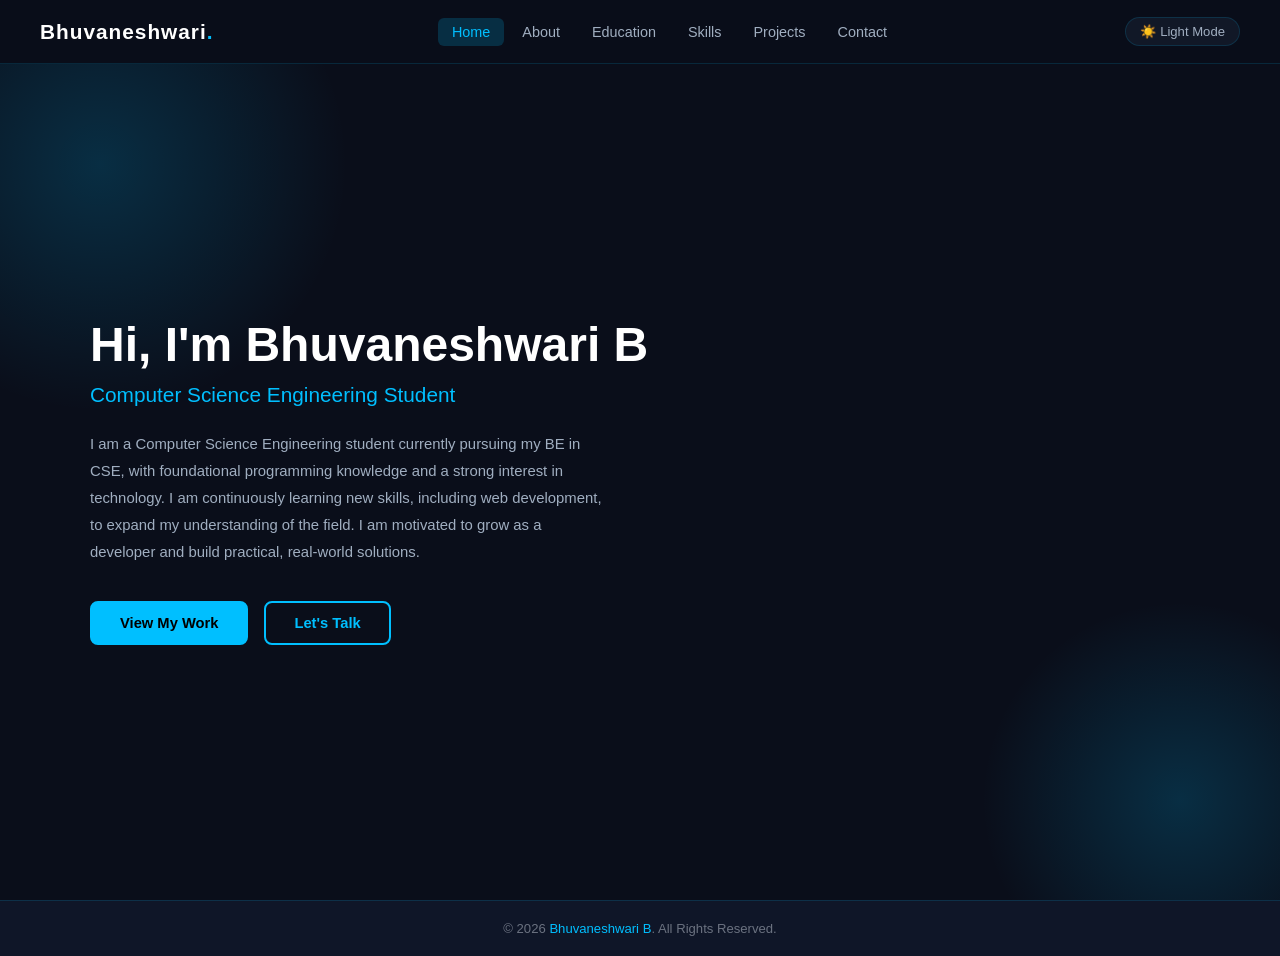
<file: index.html>
<!DOCTYPE html>
<html lang="en">
<head>
  <meta charset="UTF-8" />
  <meta name="viewport" content="width=device-width, initial-scale=1.0"/>
  <title>Bhuvaneshwari B – Portfolio</title>
  <link rel="stylesheet" href="style.css"/>
</head>
<body>

<nav>
  <a href="index.html" class="nav-logo">Bhuvaneshwari<span>.</span></a>
  <ul class="nav-links" id="navLinks">
    <li><a href="index.html">Home</a></li>
    <li><a href="about.html">About</a></li>
    <li><a href="education.html">Education</a></li>
    <li><a href="skills.html">Skills</a></li>
    <li><a href="projects.html">Projects</a></li>
    <li><a href="contact.html">Contact</a></li>
  </ul>
  <div class="nav-right">
    <button class="theme-toggle" id="themeToggle" onclick="toggleTheme()">☀️ Light Mode</button>
    <button class="hamburger" onclick="toggleMenu()" aria-label="Menu">
      <span></span><span></span><span></span>
    </button>
  </div>
</nav>

<main>
  <section class="hero">
    <div class="hero-content">
      <div class="hero-text">
        <h1 class="hero-name">Hi, I'm Bhuvaneshwari B</h1>
        <p class="hero-title">Computer Science Engineering Student</p>
        <p class="hero-bio">
          I am a Computer Science Engineering student currently pursuing my BE in CSE, with foundational programming knowledge and a strong interest in technology. I am continuously learning new skills, including web development, to expand my understanding of the field. I am motivated to grow as a developer and build practical, real-world solutions.
        </p>
        <div class="hero-buttons">
          <a href="projects.html" class="btn-primary">View My Work</a>
          <a href="contact.html" class="btn-secondary">Let's Talk</a>
        </div>
      </div>
      
    </div>
  </section>
</main>

<footer>
  <p>© 2026 <span>Bhuvaneshwari B</span>. All Rights Reserved.</p>
</footer>

<script src="script.js"></script>
</body>
</html>
</file>
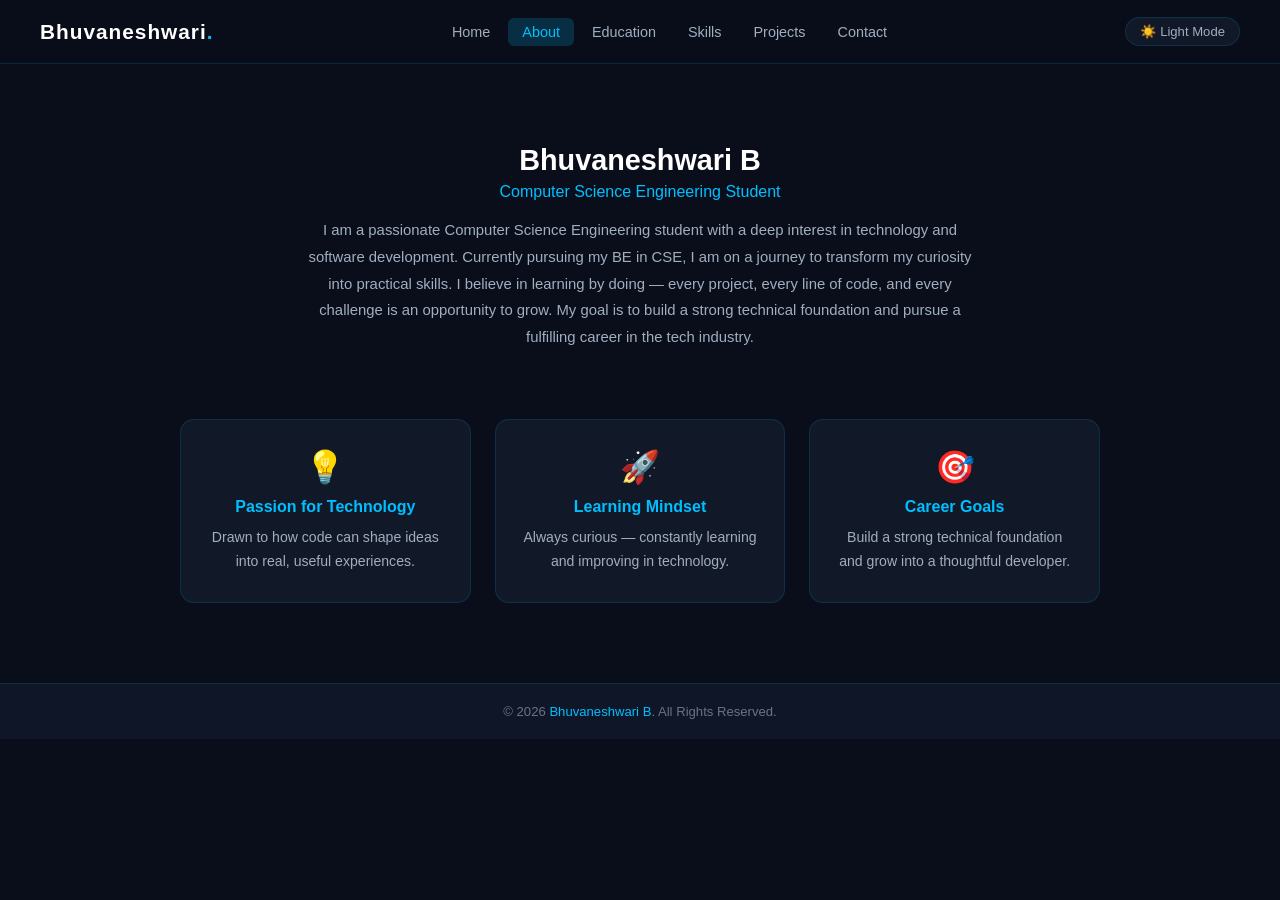
<file: about.html>
<!DOCTYPE html>
<html lang="en">
<head>
  <meta charset="UTF-8"/>
  <meta name="viewport" content="width=device-width, initial-scale=1.0"/>
  <title>About – Bhuvaneshwari B</title>
  <link rel="stylesheet" href="style.css"/>
</head>
<body>

<nav>
  <a href="index.html" class="nav-logo">Bhuvaneshwari<span>.</span></a>
  <ul class="nav-links" id="navLinks">
    <li><a href="index.html">Home</a></li>
    <li><a href="about.html">About</a></li>
    <li><a href="education.html">Education</a></li>
    <li><a href="skills.html">Skills</a></li>
    <li><a href="projects.html">Projects</a></li>
    <li><a href="contact.html">Contact</a></li>
  </ul>
  <div class="nav-right">
    <button class="theme-toggle" id="themeToggle" onclick="toggleTheme()">☀️ Light Mode</button>
    <button class="hamburger" onclick="toggleMenu()" aria-label="Menu">
      <span></span><span></span><span></span>
    </button>
  </div>
</nav>

<main>
  <div class="about-hero">
    <h1 class="about-name">Bhuvaneshwari B</h1>
    <p class="about-subtitle">Computer Science Engineering Student</p>
    <p class="about-bio">
      I am a passionate Computer Science Engineering student with a deep interest in technology and software development. Currently pursuing my BE in CSE, I am on a journey to transform my curiosity into practical skills. I believe in learning by doing — every project, every line of code, and every challenge is an opportunity to grow. My goal is to build a strong technical foundation and pursue a fulfilling career in the tech industry.
    </p>
  </div>

<div class="about-cards">

  <div class="about-card">
    <div class="about-card-icon">💡</div>
    <h3>Passion for Technology</h3>
    <p>Drawn to how code can shape ideas into real, useful experiences.</p>
  </div>

  <div class="about-card">
    <div class="about-card-icon">🚀</div>
    <h3>Learning Mindset</h3>
    <p>Always curious — constantly learning and improving in technology.</p>
  </div>

  <div class="about-card">
    <div class="about-card-icon">🎯</div>
    <h3>Career Goals</h3>
    <p>Build a strong technical foundation and grow into a thoughtful developer.</p>
  </div>

</div>
</main>

<footer>
  <p>© 2026 <span>Bhuvaneshwari B</span>. All Rights Reserved.</p>
</footer>

<script src="script.js"></script>
</body>
</html>
</file>
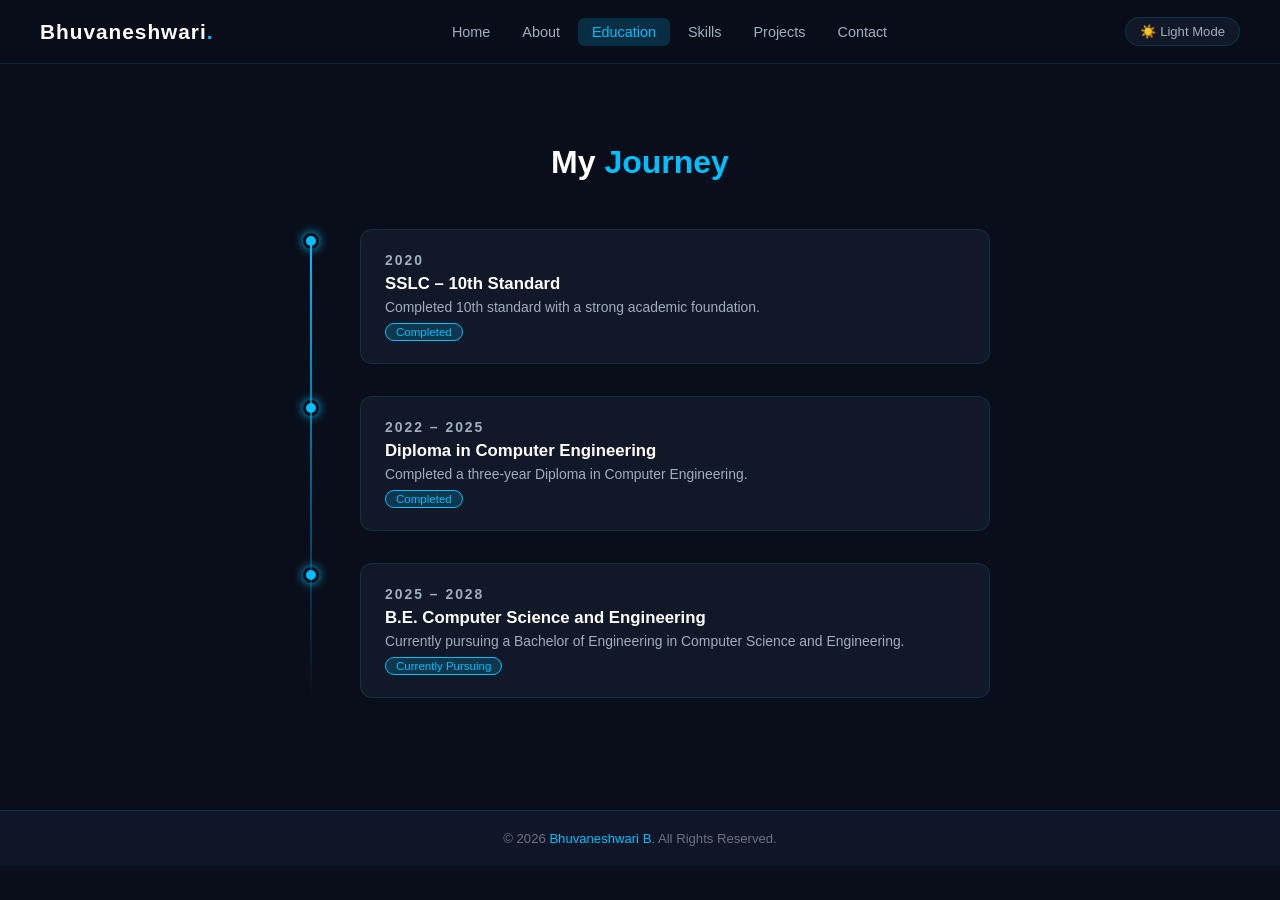
<file: education.html>
<!DOCTYPE html>
<html lang="en">
<head>
  <meta charset="UTF-8"/>
  <meta name="viewport" content="width=device-width, initial-scale=1.0"/>
  <title>Education – Bhuvaneshwari B</title>
  <link rel="stylesheet" href="style.css"/>
</head>
<body>

<nav>
  <a href="index.html" class="nav-logo">Bhuvaneshwari<span>.</span></a>
  <ul class="nav-links" id="navLinks">
    <li><a href="index.html">Home</a></li>
    <li><a href="about.html">About</a></li>
    <li><a href="education.html">Education</a></li>
    <li><a href="skills.html">Skills</a></li>
    <li><a href="projects.html">Projects</a></li>
    <li><a href="contact.html">Contact</a></li>
  </ul>
  <div class="nav-right">
    <button class="theme-toggle" id="themeToggle" onclick="toggleTheme()">☀️ Light Mode</button>
    <button class="hamburger" onclick="toggleMenu()" aria-label="Menu">
      <span></span><span></span><span></span>
    </button>
  </div>
</nav>

<main>
  <section class="education-section">
    <h2 class="section-title">My <span>Journey</span></h2>

    <div class="timeline">

      <div class="timeline-item">
        <div class="timeline-dot"><div class="dot"></div></div>
        <div class="timeline-content">
          <p class="timeline-year">2020</p>
          <h3>SSLC – 10th Standard</h3>
          <p>Completed 10th standard with a strong academic foundation.</p>
          <span class="timeline-badge">Completed</span>
        </div>
      </div>

      <div class="timeline-item">
        <div class="timeline-dot"><div class="dot"></div></div>
        <div class="timeline-content">
          <p class="timeline-year">2022 – 2025</p>
          <h3>Diploma in Computer Engineering</h3>
          <p>Completed a three-year Diploma in Computer Engineering.</p>
          <span class="timeline-badge">Completed</span>
        </div>
      </div>

      <div class="timeline-item">
        <div class="timeline-dot"><div class="dot"></div></div>
        <div class="timeline-content">
          <p class="timeline-year">2025 – 2028</p>
          <h3>B.E. Computer Science and Engineering</h3>
          <p>Currently pursuing a Bachelor of Engineering in Computer Science and Engineering.</p>
          <span class="timeline-badge">Currently Pursuing</span>
        </div>
      </div>

    </div>
  </section>
</main>

<footer>
  <p>© 2026 <span>Bhuvaneshwari B</span>. All Rights Reserved.</p>
</footer>

<script src="script.js"></script>
</body>
</html>
</file>
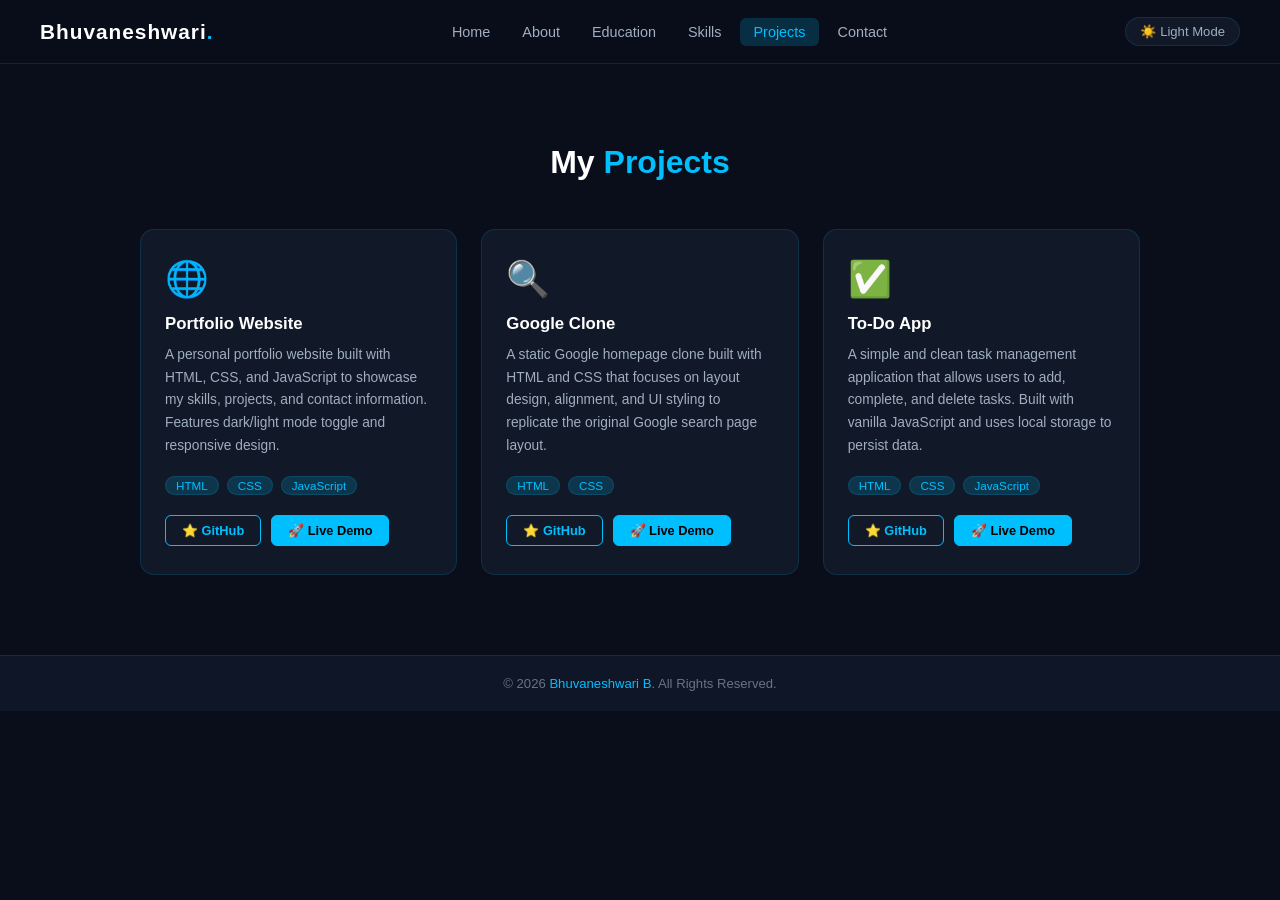
<file: projects.html>
<!DOCTYPE html>
<html lang="en">
<head>
  <meta charset="UTF-8"/>
  <meta name="viewport" content="width=device-width, initial-scale=1.0"/>
  <title>Projects – Bhuvaneshwari B</title>
  <link rel="stylesheet" href="style.css"/>
</head>
<body>

<nav>
  <a href="index.html" class="nav-logo">Bhuvaneshwari<span>.</span></a>
  <ul class="nav-links" id="navLinks">
    <li><a href="index.html">Home</a></li>
    <li><a href="about.html">About</a></li>
    <li><a href="education.html">Education</a></li>
    <li><a href="skills.html">Skills</a></li>
    <li><a href="projects.html">Projects</a></li>
    <li><a href="contact.html">Contact</a></li>
  </ul>
  <div class="nav-right">
    <button class="theme-toggle" id="themeToggle" onclick="toggleTheme()">☀️ Light Mode</button>
    <button class="hamburger" onclick="toggleMenu()" aria-label="Menu">
      <span></span><span></span><span></span>
    </button>
  </div>
</nav>

<main>
  <section class="projects-section">
    <h2 class="section-title">My <span>Projects</span></h2>

    <div class="projects-grid">

      <div class="project-card">
        <div class="project-icon">🌐</div>
        <h3>Portfolio Website</h3>
        <p>A personal portfolio website built with HTML, CSS, and JavaScript to showcase my skills, projects, and contact information. Features dark/light mode toggle and responsive design.</p>
        <div class="project-tags">
          <span class="tag">HTML</span>
          <span class="tag">CSS</span>
          <span class="tag">JavaScript</span>
        </div>
        <div class="project-links">
          <a href="#" class="btn-sm outline">⭐ GitHub</a>
          <a href="#" class="btn-sm fill">🚀 Live Demo</a>
        </div>
      </div>

      <div class="project-card">
      <div class="project-icon">🔍</div>
      <h3>Google Clone</h3>
      <p>
        A static Google homepage clone built with HTML and CSS that focuses on layout design, alignment, and UI styling to replicate the original Google search page layout.
      </p>

      <div class="project-tags">
        <span class="tag">HTML</span>
        <span class="tag">CSS</span>
      </div>

      <div class="project-links">
        <a href="" target="_blank" class="btn-sm outline">
          ⭐ GitHub
        </a>
        <a href="https://your-netlify-link.netlify.app" target="_blank" class="btn-sm fill">
          🚀 Live Demo
        </a>
      </div>
    </div>

      <div class="project-card">
        <div class="project-icon">✅</div>
        <h3>To-Do App</h3>
        <p>A simple and clean task management application that allows users to add, complete, and delete tasks. Built with vanilla JavaScript and uses local storage to persist data.</p>
        <div class="project-tags">
          <span class="tag">HTML</span>
          <span class="tag">CSS</span>
          <span class="tag">JavaScript</span>
        </div>
        <div class="project-links">
          <a href="https://github.com/Bhuvaneshwari0503/todo-app" target="_blank" class="btn-sm outline">⭐ GitHub</a>
          <a href="#" class="btn-sm fill">🚀 Live Demo</a>
        </div>
      </div>

    </div>
  </section>
</main>

<footer>
  <p>© 2026 <span>Bhuvaneshwari B</span>. All Rights Reserved.</p>
</footer>

<script src="script.js"></script>
</body>
</html>
</file>
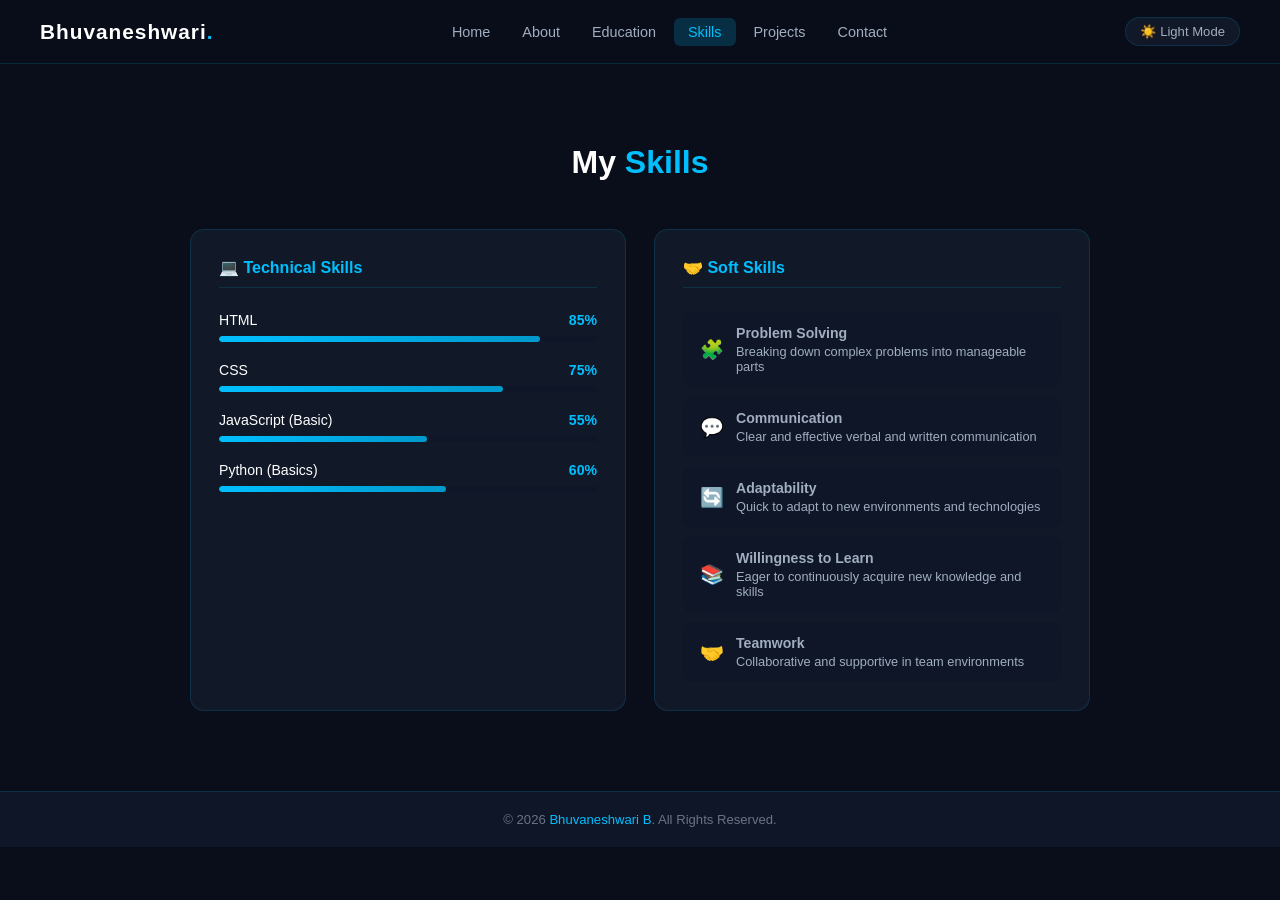
<file: skills.html>
<!DOCTYPE html>
<html lang="en">
<head>
  <meta charset="UTF-8"/>
  <meta name="viewport" content="width=device-width, initial-scale=1.0"/>
  <title>Skills – Bhuvaneshwari B</title>
  <link rel="stylesheet" href="style.css"/>
</head>
<body>

<nav>
  <a href="index.html" class="nav-logo">Bhuvaneshwari<span>.</span></a>
  <ul class="nav-links" id="navLinks">
    <li><a href="index.html">Home</a></li>
    <li><a href="about.html">About</a></li>
    <li><a href="education.html">Education</a></li>
    <li><a href="skills.html">Skills</a></li>
    <li><a href="projects.html">Projects</a></li>
    <li><a href="contact.html">Contact</a></li>
  </ul>
  <div class="nav-right">
    <button class="theme-toggle" id="themeToggle" onclick="toggleTheme()">☀️ Light Mode</button>
    <button class="hamburger" onclick="toggleMenu()" aria-label="Menu">
      <span></span><span></span><span></span>
    </button>
  </div>
</nav>

<main>
  <section class="skills-section">
    <h2 class="section-title">My <span>Skills</span></h2>

    <div class="skills-grid">

      <!-- Technical Skills -->
      <div class="skills-category">
        <h3>💻 Technical Skills</h3>

        <div class="skill-item">
          <div class="skill-header">
            <span class="skill-name">HTML</span>
            <span class="skill-pct">85%</span>
          </div>
          <div class="skill-bar"><div class="skill-fill" data-width="85"></div></div>
        </div>

        <div class="skill-item">
          <div class="skill-header">
            <span class="skill-name">CSS</span>
            <span class="skill-pct">75%</span>
          </div>
          <div class="skill-bar"><div class="skill-fill" data-width="75"></div></div>
        </div>

        <div class="skill-item">
          <div class="skill-header">
            <span class="skill-name">JavaScript (Basic)</span>
            <span class="skill-pct">55%</span>
          </div>
          <div class="skill-bar"><div class="skill-fill" data-width="55"></div></div>
        </div>

        <div class="skill-item">
          <div class="skill-header">
            <span class="skill-name">Python (Basics)</span>
            <span class="skill-pct">60%</span>
          </div>
          <div class="skill-bar"><div class="skill-fill" data-width="60"></div></div>
        </div>
      </div>

      <!-- Soft Skills -->
      <div class="skills-category">
        <h3>🤝 Soft Skills</h3>
        <div class="soft-skills-list">
          <div class="soft-skill-tag">
            <span class="tag-icon">🧩</span>
            <div>
              <strong>Problem Solving</strong>
              <p style="font-size:0.8rem;margin-top:3px;">Breaking down complex problems into manageable parts</p>
            </div>
          </div>
          <div class="soft-skill-tag">
            <span class="tag-icon">💬</span>
            <div>
              <strong>Communication</strong>
              <p style="font-size:0.8rem;margin-top:3px;">Clear and effective verbal and written communication</p>
            </div>
          </div>
          <div class="soft-skill-tag">
            <span class="tag-icon">🔄</span>
            <div>
              <strong>Adaptability</strong>
              <p style="font-size:0.8rem;margin-top:3px;">Quick to adapt to new environments and technologies</p>
            </div>
          </div>
          <div class="soft-skill-tag">
            <span class="tag-icon">📚</span>
            <div>
              <strong>Willingness to Learn</strong>
              <p style="font-size:0.8rem;margin-top:3px;">Eager to continuously acquire new knowledge and skills</p>
            </div>
          </div>
          <div class="soft-skill-tag">
            <span class="tag-icon">🤝</span>
            <div>
              <strong>Teamwork</strong>
              <p style="font-size:0.8rem;margin-top:3px;">Collaborative and supportive in team environments</p>
            </div>
          </div>
        </div>
      </div>

    </div>
  </section>
</main>

<footer>
  <p>© 2026 <span>Bhuvaneshwari B</span>. All Rights Reserved.</p>
</footer>

<script src="script.js"></script>
</body>
</html>
</file>
<file: style.css>
/* ===== CSS VARIABLES ===== */
:root {
  --bg-primary: #0a0e1a;
  --bg-secondary: #0f1628;
  --bg-card: #111827;
  --bg-card2: #0d1520;
  --text-primary: #ffffff;
  --text-secondary: #a0aec0;
  --text-muted: #6b7280;
  --accent: #00bfff;
  --accent-hover: #0099cc;
  --accent-glow: rgba(0, 191, 255, 0.18);
  --border: rgba(0, 191, 255, 0.15);
  --nav-bg: rgba(10, 14, 26, 0.97);
  --shadow: 0 4px 24px rgba(0,0,0,0.4);
  --input-bg: #1a2236;
  --input-border: rgba(0,191,255,0.2);
}

body.light-mode {
  --bg-primary: #f0f4ff;
  --bg-secondary: #e4eaf8;
  --bg-card: #ffffff;
  --bg-card2: #f5f7ff;
  --text-primary: #1a202c;
  --text-secondary: #4a5568;
  --text-muted: #718096;
  --accent: #0077cc;
  --accent-hover: #005fa3;
  --accent-glow: rgba(0, 119, 204, 0.12);
  --border: rgba(0, 119, 204, 0.2);
  --nav-bg: rgba(240,244,255,0.97);
  --shadow: 0 4px 24px rgba(0,0,0,0.1);
  --input-bg: #ffffff;
  --input-border: rgba(0,119,204,0.25);
}

* { margin: 0; padding: 0; box-sizing: border-box; }
html { scroll-behavior: smooth; }

body {
  font-family: 'Segoe UI', Tahoma, Geneva, Verdana, sans-serif;
  background: var(--bg-primary);
  color: var(--text-primary);
  transition: background 0.3s ease, color 0.3s ease;
  min-height: 100vh;
}

/* NAVBAR */
nav {
  position: fixed;
  top: 0; left: 0; right: 0;
  background: var(--nav-bg);
  backdrop-filter: blur(12px);
  border-bottom: 1px solid var(--border);
  padding: 0 40px;
  height: 64px;
  display: flex;
  align-items: center;
  justify-content: space-between;
  z-index: 1000;
  transition: background 0.3s;
}

.nav-logo {
  font-size: 1.3rem;
  font-weight: 700;
  color: var(--text-primary);
  text-decoration: none;
  letter-spacing: 1px;
}
.nav-logo span { color: var(--accent); }

.nav-links {
  display: flex;
  align-items: center;
  gap: 4px;
  list-style: none;
}

.nav-links a {
  color: var(--text-secondary);
  text-decoration: none;
  padding: 6px 14px;
  border-radius: 6px;
  font-size: 0.9rem;
  transition: all 0.2s;
}
.nav-links a:hover, .nav-links a.active {
  color: var(--accent);
  background: var(--accent-glow);
}

.nav-right { display: flex; align-items: center; gap: 12px; }

.theme-toggle {
  background: var(--bg-card);
  border: 1px solid var(--border);
  color: var(--text-secondary);
  padding: 6px 14px;
  border-radius: 20px;
  cursor: pointer;
  font-size: 0.82rem;
  display: flex;
  align-items: center;
  gap: 6px;
  transition: all 0.2s;
  font-family: inherit;
}
.theme-toggle:hover { border-color: var(--accent); color: var(--accent); }

.hamburger {
  display: none;
  flex-direction: column;
  cursor: pointer;
  gap: 5px;
  background: none;
  border: none;
  padding: 4px;
}
.hamburger span {
  display: block;
  width: 24px; height: 2px;
  background: var(--text-primary);
  border-radius: 2px;
  transition: 0.3s;
}

main { padding-top: 64px; }

.section-title {
  font-size: 2rem;
  font-weight: 700;
  text-align: center;
  margin-bottom: 48px;
}
.section-title span { color: var(--accent); }

/* HERO */
.hero {
  min-height: calc(100vh - 64px);
  display: flex;
  align-items: center;
  justify-content: center;
  padding: 60px 40px;
  position: relative;
  overflow: hidden;
}
.hero::before {
  content: '';
  position: absolute;
  top: -150px; left: -150px;
  width: 500px; height: 500px;
  background: radial-gradient(circle, var(--accent-glow) 0%, transparent 70%);
  pointer-events: none;
}
.hero::after {
  content: '';
  position: absolute;
  bottom: -100px; right: -100px;
  width: 400px; height: 400px;
  background: radial-gradient(circle, var(--accent-glow) 0%, transparent 70%);
  pointer-events: none;
}

.hero-content {
  display: flex;
  align-items: center;
  justify-content: space-between;
  max-width: 1100px;
  width: 100%;
  gap: 60px;
  position: relative;
  z-index: 1;
}

.hero-text { flex: 1; }

.hero-greeting {
  font-size: 0.85rem;
  color: var(--accent);
  text-transform: uppercase;
  letter-spacing: 4px;
  margin-bottom: 14px;
}

.hero-name {
  font-size: 3rem;
  font-weight: 800;
  line-height: 1.1;
  margin-bottom: 12px;
}

.hero-title {
  font-size: 1.3rem;
  color: var(--accent);
  margin-bottom: 24px;
  font-weight: 500;
}

.hero-bio {
  font-size: 0.93rem;
  color: var(--text-secondary);
  line-height: 1.8;
  max-width: 520px;
  margin-bottom: 36px;
}

.hero-buttons { display: flex; gap: 16px; flex-wrap: wrap; }

.btn-primary {
  background: var(--accent);
  color: #000;
  padding: 12px 28px;
  border-radius: 8px;
  text-decoration: none;
  font-weight: 700;
  font-size: 0.92rem;
  border: 2px solid var(--accent);
  transition: all 0.2s;
  cursor: pointer;
  display: inline-block;
}
.btn-primary:hover {
  background: transparent;
  color: var(--accent);
  box-shadow: 0 0 24px var(--accent-glow);
}

.btn-secondary {
  background: transparent;
  color: var(--accent);
  padding: 12px 28px;
  border-radius: 8px;
  text-decoration: none;
  font-weight: 700;
  font-size: 0.92rem;
  border: 2px solid var(--accent);
  transition: all 0.2s;
  display: inline-block;
}
.btn-secondary:hover { background: var(--accent-glow); }

.hero-image { flex: 0 0 280px; display: flex; justify-content: center; }

.profile-circle {
  width: 260px; height: 260px;
  border-radius: 50%;
  background: var(--bg-card);
  border: 3px solid var(--accent);
  box-shadow: 0 0 50px var(--accent-glow);
  display: flex;
  align-items: center;
  justify-content: center;
  position: relative;
  animation: float 4s ease-in-out infinite;
}
.profile-initials {
  font-size: 3.5rem;
  font-weight: 800;
  color: var(--accent);
  letter-spacing: 2px;
}

@keyframes float {
  0%, 100% { transform: translateY(0); }
  50% { transform: translateY(-12px); }
}

/* ABOUT */
.about-hero {
  text-align: center;
  padding: 80px 40px 20px;
}
.about-avatar {
  width: 130px; height: 130px;
  border-radius: 50%;
  background: var(--bg-card);
  border: 3px solid var(--accent);
  box-shadow: 0 0 30px var(--accent-glow);
  display: flex;
  align-items: center;
  justify-content: center;
  margin: 0 auto 20px;
}
.about-avatar span { font-size: 2.5rem; font-weight: 800; color: var(--accent); }
.about-name { font-size: 1.8rem; font-weight: 700; margin-bottom: 6px; }
.about-subtitle { color: var(--accent); font-size: 1rem; margin-bottom: 16px; }
.about-bio {
  max-width: 680px;
  margin: 0 auto;
  font-size: 0.93rem;
  color: var(--text-secondary);
  line-height: 1.8;
}

.about-cards {
  display: grid;
  grid-template-columns: repeat(auto-fit, minmax(280px, 1fr));
  gap: 24px;
  max-width: 1000px;
  margin: 48px auto 0;
  padding: 0 40px 80px;
}
.about-card {
  background: var(--bg-card);
  border: 1px solid var(--border);
  border-radius: 14px;
  padding: 28px 24px;
  transition: border-color 0.2s, box-shadow 0.2s;

  text-align: center;
}
.about-card:hover { border-color: var(--accent); box-shadow: 0 0 20px var(--accent-glow); }
.about-card-icon { font-size: 2rem; margin-bottom: 12px; }
.about-card h3 { font-size: 1rem; color: var(--accent); margin-bottom: 10px; }
.about-card p { font-size: 0.88rem; color: var(--text-secondary); line-height: 1.7; }

/* EDUCATION */
.education-section { padding: 80px 40px; }
.timeline { max-width: 700px; margin: 0 auto; position: relative; }
.timeline::before {
  content: '';
  position: absolute;
  left: 20px; top: 8px; bottom: 0;
  width: 2px;
  background: linear-gradient(to bottom, var(--accent), transparent);
}
.timeline-item { display: flex; gap: 28px; margin-bottom: 32px; }
.timeline-dot {
  flex: 0 0 42px;
  display: flex;
  justify-content: center;
  padding-top: 4px;
}
.dot {
  width: 16px; height: 16px;
  border-radius: 50%;
  background: var(--accent);
  border: 3px solid var(--bg-primary);
  box-shadow: 0 0 10px var(--accent);
  flex-shrink: 0;
}
.timeline-content {
  background: var(--bg-card);
  border: 1px solid var(--border);
  border-radius: 12px;
  padding: 22px 24px;
  flex: 1;
  transition: border-color 0.2s;
}
.timeline-content:hover { border-color: var(--accent); }
.timeline-year {
  font-size: 0.78rem;
  color: var(--accent);
  font-weight: 600;
  text-transform: uppercase;
  letter-spacing: 2px;
  margin-bottom: 6px;
}
.timeline-content h3 { font-size: 1.05rem; margin-bottom: 5px; }
.timeline-content p { font-size: 0.87rem; color: var(--text-secondary); }
.timeline-badge {
  display: inline-block;
  background: var(--accent-glow);
  color: var(--accent);
  border: 1px solid var(--accent);
  padding: 2px 10px;
  border-radius: 20px;
  font-size: 0.72rem;
  margin-top: 8px;
}

/* SKILLS */
.skills-section { padding: 80px 40px; }
.skills-grid {
  display: grid;
  grid-template-columns: repeat(auto-fit, minmax(300px, 1fr));
  gap: 28px;
  max-width: 900px;
  margin: 0 auto;
}
.skills-category {
  background: var(--bg-card);
  border: 1px solid var(--border);
  border-radius: 14px;
  padding: 28px;
}
.skills-category h3 {
  font-size: 1rem;
  color: var(--accent);
  margin-bottom: 24px;
  padding-bottom: 10px;
  border-bottom: 1px solid var(--border);
}
.skill-item { margin-bottom: 20px; }
.skill-header {
  display: flex;
  justify-content: space-between;
  margin-bottom: 8px;
  font-size: 0.88rem;
}
.skill-name { color: var(--text-primary); }
.skill-pct { color: var(--accent); font-weight: 600; }
.skill-bar {
  height: 6px;
  background: var(--bg-secondary);
  border-radius: 3px;
  overflow: hidden;
}
.skill-fill {
  height: 100%;
  background: linear-gradient(90deg, var(--accent), var(--accent-hover));
  border-radius: 3px;
  width: 0;
  transition: width 1.2s ease;
}
.soft-skills-list { display: flex; flex-direction: column; gap: 10px; }
.soft-skill-tag {
  display: flex;
  align-items: center;
  gap: 12px;
  padding: 12px 16px;
  background: var(--bg-secondary);
  border-radius: 8px;
  font-size: 0.88rem;
  color: var(--text-secondary);
  border: 1px solid transparent;
  transition: border-color 0.2s, color 0.2s;
}
.soft-skill-tag:hover { border-color: var(--accent); color: var(--text-primary); }
.soft-skill-tag .tag-icon { font-size: 1.2rem; }

/* PROJECTS */
.projects-section { padding: 80px 40px; }
.projects-grid {
  display: grid;
  grid-template-columns: repeat(auto-fill, minmax(300px, 1fr));
  gap: 24px;
  max-width: 1000px;
  margin: 0 auto;
}
.project-card {
  background: var(--bg-card);
  border: 1px solid var(--border);
  border-radius: 14px;
  padding: 28px 24px;
  transition: transform 0.2s, box-shadow 0.2s, border-color 0.2s;
}
.project-card:hover {
  transform: translateY(-5px);
  border-color: var(--accent);
  box-shadow: 0 10px 30px var(--accent-glow);
}
.project-icon { font-size: 2.2rem; margin-bottom: 14px; }
.project-card h3 { font-size: 1.05rem; margin-bottom: 10px; }
.project-card p { font-size: 0.86rem; color: var(--text-secondary); line-height: 1.65; margin-bottom: 18px; }
.project-tags { display: flex; gap: 8px; flex-wrap: wrap; margin-bottom: 20px; }
.tag {
  background: var(--accent-glow);
  color: var(--accent);
  border: 1px solid var(--border);
  padding: 2px 10px;
  border-radius: 20px;
  font-size: 0.73rem;
}
.project-links { display: flex; gap: 10px; }
.btn-sm {
  padding: 7px 16px;
  border-radius: 6px;
  font-size: 0.8rem;
  font-weight: 600;
  text-decoration: none;
  border: 1px solid;
  transition: all 0.2s;
  cursor: pointer;
  font-family: inherit;
}
.btn-sm.outline { background: transparent; border-color: var(--accent); color: var(--accent); }
.btn-sm.outline:hover { background: var(--accent-glow); }
.btn-sm.fill { background: var(--accent); border-color: var(--accent); color: #000; }
.btn-sm.fill:hover { background: var(--accent-hover); }

/* CONTACT */
.contact-section { padding: 80px 40px; }
.contact-wrapper { max-width: 700px; margin: 0 auto; }
.contact-info-row {
  display: grid;
  grid-template-columns: repeat(auto-fit, minmax(180px, 1fr));
  gap: 16px;
  margin-bottom: 32px;
}
.contact-info-card {
  background: var(--bg-card);
  border: 1px solid var(--border);
  border-radius: 10px;
  padding: 20px;
  text-align: center;
  transition: border-color 0.2s;
}
.contact-info-card:hover { border-color: var(--accent); }
.contact-info-card .icon { font-size: 1.8rem; margin-bottom: 8px; }
.contact-info-card h4 { font-size: 0.82rem; color: var(--accent); margin-bottom: 4px; text-transform: uppercase; letter-spacing: 1px; }
.contact-info-card p { font-size: 0.8rem; color: var(--text-secondary); }

.contact-form {
  background: var(--bg-card);
  border: 1px solid var(--border);
  border-radius: 14px;
  padding: 36px;
}
.form-row {
  display: grid;
  grid-template-columns: 1fr 1fr;
  gap: 16px;
  margin-bottom: 16px;
}
.form-group { display: flex; flex-direction: column; gap: 6px; margin-bottom: 16px; }
.form-group label { font-size: 0.8rem; color: var(--text-secondary); font-weight: 500; }
.form-group input, .form-group textarea {
  background: var(--input-bg);
  border: 1px solid var(--input-border);
  border-radius: 8px;
  padding: 12px 14px;
  color: var(--text-primary);
  font-size: 0.9rem;
  font-family: inherit;
  transition: border-color 0.2s, box-shadow 0.2s;
  outline: none;
}
.form-group input:focus, .form-group textarea:focus {
  border-color: var(--accent);
  box-shadow: 0 0 0 3px var(--accent-glow);
}
.form-group input::placeholder, .form-group textarea::placeholder { color: var(--text-muted); }
.form-group textarea { resize: vertical; min-height: 120px; }
.form-submit { text-align: center; margin-top: 8px; }

/* FOOTER */
footer {
  background: var(--bg-secondary);
  border-top: 1px solid var(--border);
  text-align: center;
  padding: 20px 40px;
  font-size: 0.82rem;
  color: var(--text-muted);
}
footer span { color: var(--accent); }

/* RESPONSIVE */
@media (max-width: 768px) {

  nav {
    padding: 0 20px;
  }

  .nav-links {
    display: none;
    position: fixed;
    top: 64px;
    left: 0;
    right: 0;
    flex-direction: column;
    background: var(--nav-bg);
    padding: 16px;
  }

  .nav-links.open {
    display: flex;
  }

  .hamburger {
    display: flex;
  }

  .hero-content {
    flex-direction: column;
    text-align: center;
    gap: 30px;
  }

  .hero-name {
    font-size: 2.2rem;
  }

  .about-hero {
    padding: 40px 20px;
    text-align: center;
  }

  .about-cards {
    grid-template-columns: 1fr;
  }

  .contact-wrapper {
    flex-direction: column;
  }

  .form-row {
    grid-template-columns: 1fr;
  }

  .profile-circle {
    width: 180px;
    height: 180px;
  }

  .profile-initials {
    font-size: 2.5rem;
  }

  .hero-buttons {
  justify-content: center;
  width: 100%;
  }

  nav {
  padding: 0 16px;
  height: 70px;
  }

  .nav-links {
    top: 70px;
    padding: 20px;
    gap: 12px;
    box-shadow: 0 10px 30px rgba(0,0,0,0.3);
  }

  .nav-links a {
    font-size: 1rem;
    padding: 14px;
    border-radius: 10px;
    background: var(--bg-card);
    margin-bottom: 8px;
  }

  .nav-right {
    gap: 10px;
  }

  .hamburger span {
    width: 28px;
    height: 3px;
  }

  .nav-links a:hover {
  transform: translateX(6px);
  transition: 0.2s ease;
  }
}

@media (max-width: 480px) {

  .hero-name {
    font-size: 2rem;
  }

  .section-title {
    font-size: 1.5rem;
  }

  .btn-primary {
    width: 100%;
  }

  .nav-logo {
    font-size: 1.1rem;
  }
}
</file>
